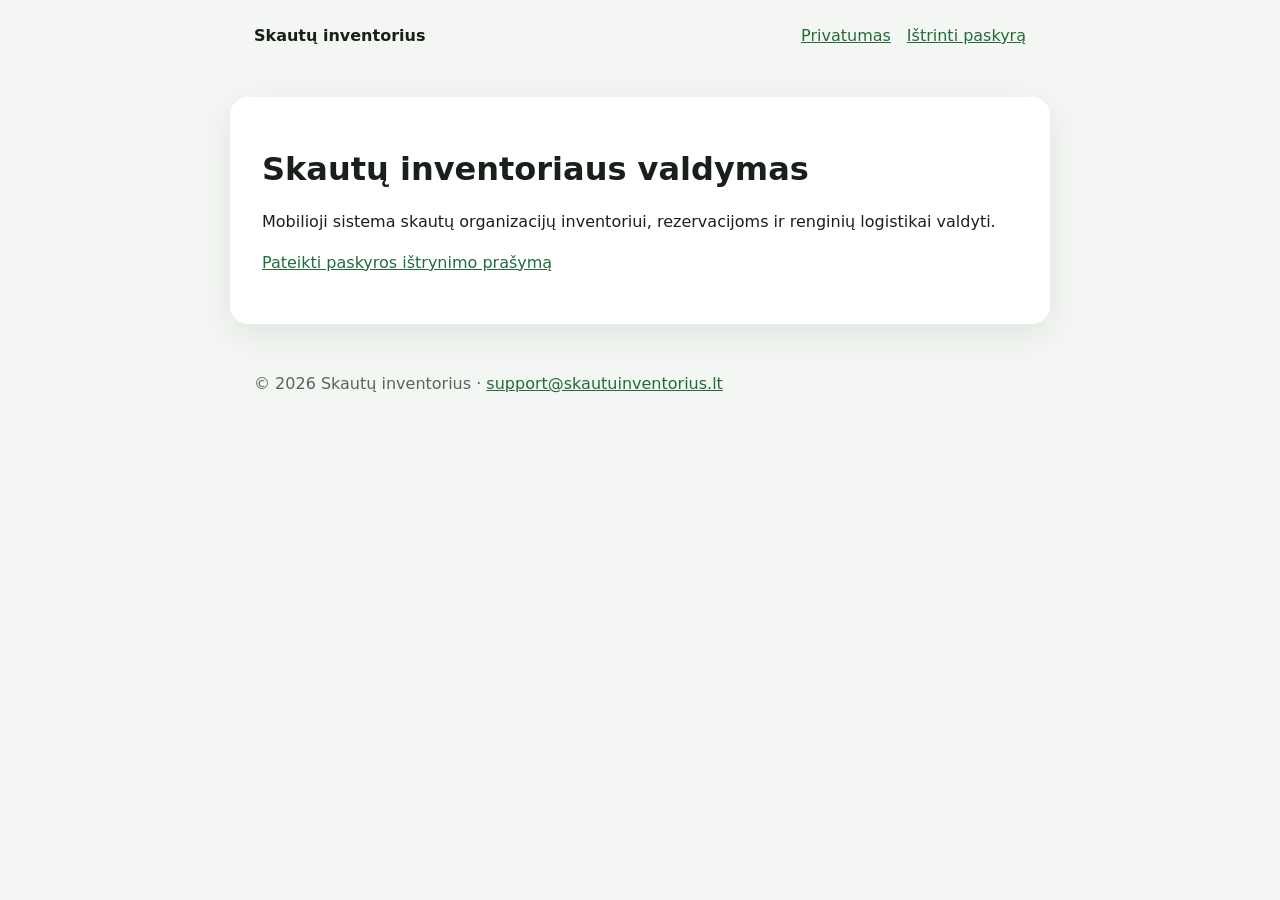
<file: src/main/resources/static/index.html>
<!doctype html>
<html lang="lt"><head><meta charset="utf-8"><meta name="viewport" content="width=device-width,initial-scale=1">
<title>Skautų inventorius</title><link rel="stylesheet" href="styles.css"></head>
<body><header><strong>Skautų inventorius</strong><nav><a href="privacy.html">Privatumas</a><a href="delete-account.html">Ištrinti paskyrą</a></nav></header>
<main><h1>Skautų inventoriaus valdymas</h1>
<p>Mobilioji sistema skautų organizacijų inventoriui, rezervacijoms ir renginių logistikai valdyti.</p>
<p><a href="delete-account.html">Pateikti paskyros ištrynimo prašymą</a></p></main>
<footer class="muted">© 2026 Skautų inventorius · <a href="mailto:support@skautuinventorius.lt">support@skautuinventorius.lt</a></footer></body></html>
</file>
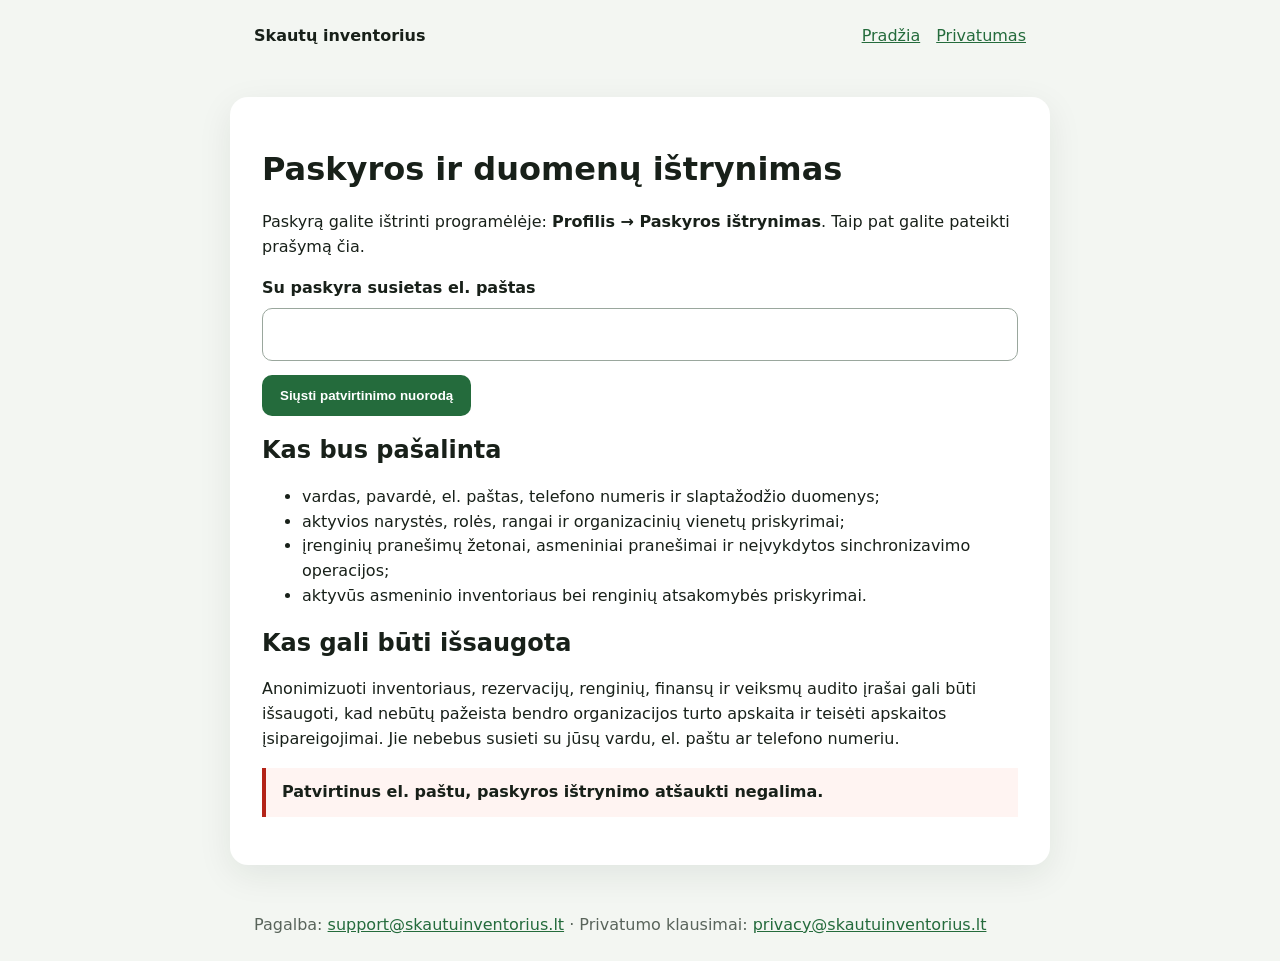
<file: src/main/resources/static/delete-account.html>
<!doctype html>
<html lang="lt"><head><meta charset="utf-8"><meta name="viewport" content="width=device-width,initial-scale=1">
<title>Paskyros ištrynimas – Skautų inventorius</title><link rel="stylesheet" href="styles.css"></head>
<body><header><strong>Skautų inventorius</strong><nav><a href="index.html">Pradžia</a><a href="privacy.html">Privatumas</a></nav></header>
<main><h1>Paskyros ir duomenų ištrynimas</h1>
<p>Paskyrą galite ištrinti programėlėje: <strong>Profilis → Paskyros ištrynimas</strong>. Taip pat galite pateikti prašymą čia.</p>
<form method="post" action="https://skautaibackend-production.up.railway.app/account-deletion/request">
<label for="email">Su paskyra susietas el. paštas</label>
<input id="email" name="email" type="email" autocomplete="email" required>
<button type="submit">Siųsti patvirtinimo nuorodą</button></form>
<h2>Kas bus pašalinta</h2>
<ul><li>vardas, pavardė, el. paštas, telefono numeris ir slaptažodžio duomenys;</li>
<li>aktyvios narystės, rolės, rangai ir organizacinių vienetų priskyrimai;</li>
<li>įrenginių pranešimų žetonai, asmeniniai pranešimai ir neįvykdytos sinchronizavimo operacijos;</li>
<li>aktyvūs asmeninio inventoriaus bei renginių atsakomybės priskyrimai.</li></ul>
<h2>Kas gali būti išsaugota</h2>
<p>Anonimizuoti inventoriaus, rezervacijų, renginių, finansų ir veiksmų audito įrašai gali būti išsaugoti, kad nebūtų pažeista bendro organizacijos turto apskaita ir teisėti apskaitos įsipareigojimai. Jie nebebus susieti su jūsų vardu, el. paštu ar telefono numeriu.</p>
<p class="warning"><strong>Patvirtinus el. paštu, paskyros ištrynimo atšaukti negalima.</strong></p>
</main><footer class="muted">Pagalba: <a href="mailto:support@skautuinventorius.lt">support@skautuinventorius.lt</a> · Privatumo klausimai: <a href="mailto:privacy@skautuinventorius.lt">privacy@skautuinventorius.lt</a></footer></body></html>
</file>
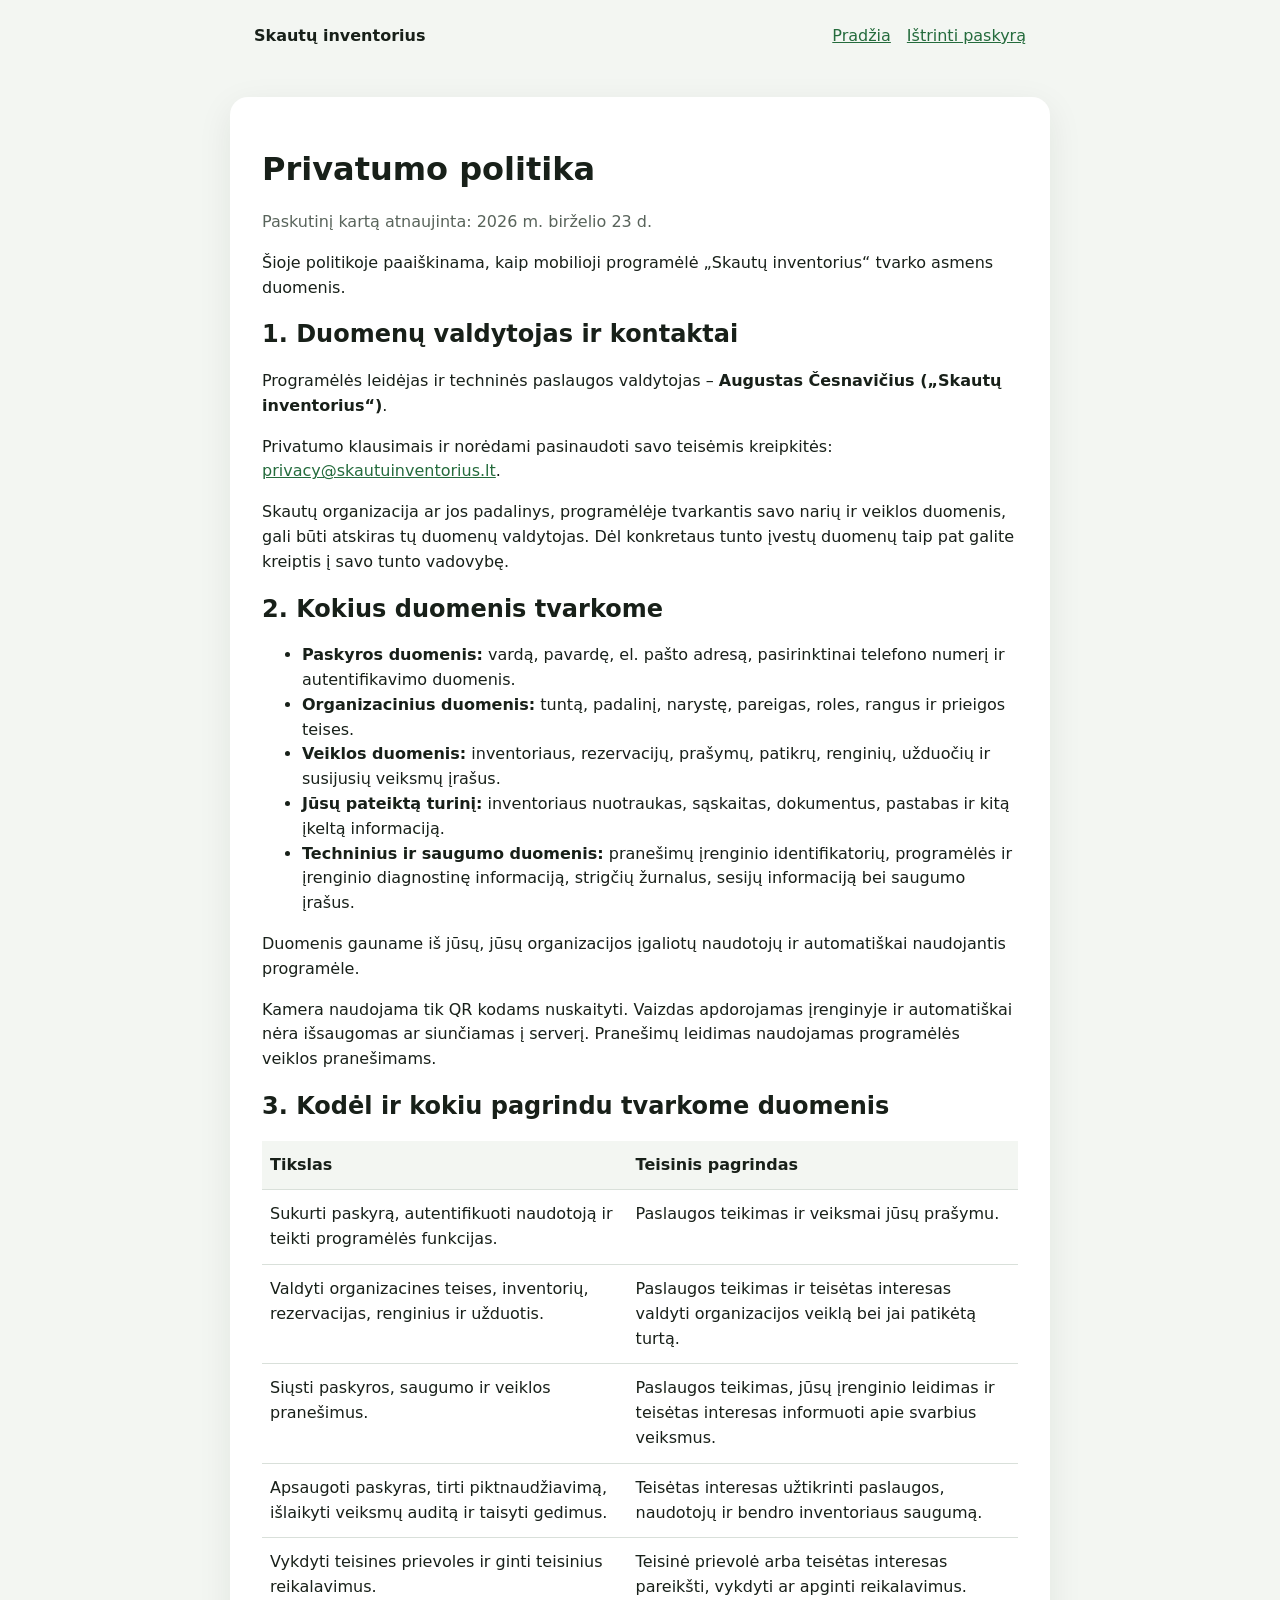
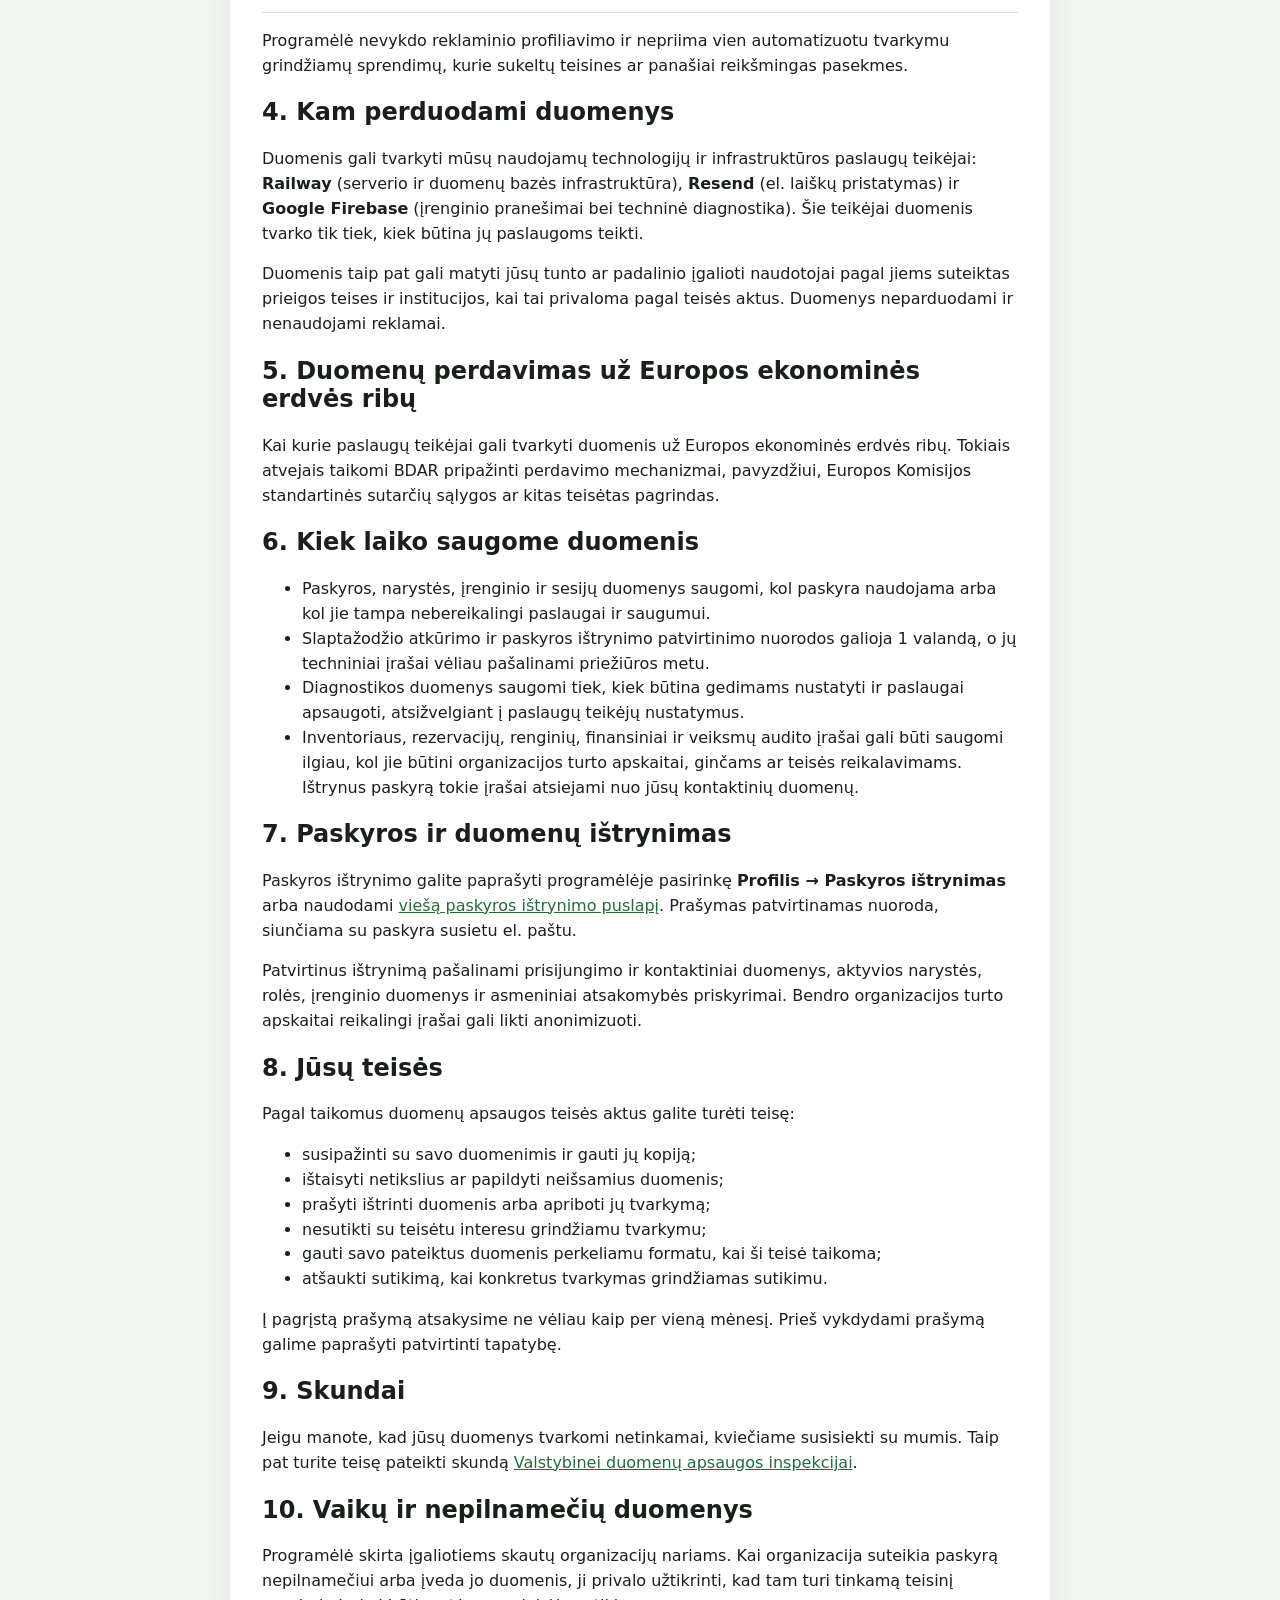
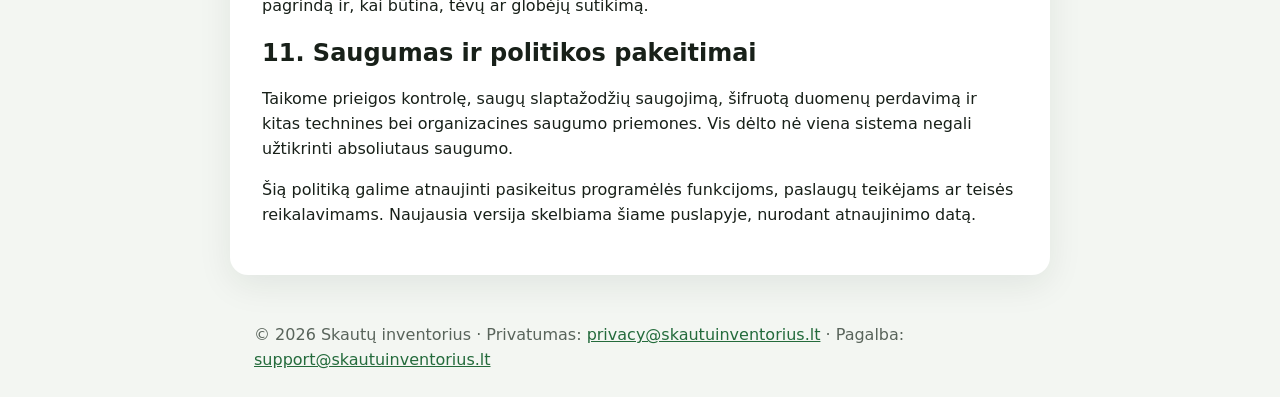
<file: src/main/resources/static/privacy.html>
<!doctype html>
<html lang="lt">
<head>
  <meta charset="utf-8">
  <meta name="viewport" content="width=device-width,initial-scale=1">
  <title>Privatumo politika – Skautų inventorius</title>
  <link rel="stylesheet" href="styles.css">
</head>
<body>
<header>
  <strong>Skautų inventorius</strong>
  <nav><a href="index.html">Pradžia</a><a href="delete-account.html">Ištrinti paskyrą</a></nav>
</header>
<main>
  <h1>Privatumo politika</h1>
  <p class="muted">Paskutinį kartą atnaujinta: 2026 m. birželio 23 d.</p>

  <p>Šioje politikoje paaiškinama, kaip mobilioji programėlė „Skautų inventorius“ tvarko asmens duomenis.</p>

  <h2>1. Duomenų valdytojas ir kontaktai</h2>
  <p>Programėlės leidėjas ir techninės paslaugos valdytojas – <strong>Augustas Česnavičius („Skautų inventorius“)</strong>.</p>
  <p>Privatumo klausimais ir norėdami pasinaudoti savo teisėmis kreipkitės:
    <a href="mailto:privacy@skautuinventorius.lt">privacy@skautuinventorius.lt</a>.
  </p>
  <p>Skautų organizacija ar jos padalinys, programėlėje tvarkantis savo narių ir veiklos duomenis, gali būti atskiras tų duomenų valdytojas. Dėl konkretaus tunto įvestų duomenų taip pat galite kreiptis į savo tunto vadovybę.</p>

  <h2>2. Kokius duomenis tvarkome</h2>
  <ul>
    <li><strong>Paskyros duomenis:</strong> vardą, pavardę, el. pašto adresą, pasirinktinai telefono numerį ir autentifikavimo duomenis.</li>
    <li><strong>Organizacinius duomenis:</strong> tuntą, padalinį, narystę, pareigas, roles, rangus ir prieigos teises.</li>
    <li><strong>Veiklos duomenis:</strong> inventoriaus, rezervacijų, prašymų, patikrų, renginių, užduočių ir susijusių veiksmų įrašus.</li>
    <li><strong>Jūsų pateiktą turinį:</strong> inventoriaus nuotraukas, sąskaitas, dokumentus, pastabas ir kitą įkeltą informaciją.</li>
    <li><strong>Techninius ir saugumo duomenis:</strong> pranešimų įrenginio identifikatorių, programėlės ir įrenginio diagnostinę informaciją, strigčių žurnalus, sesijų informaciją bei saugumo įrašus.</li>
  </ul>
  <p>Duomenis gauname iš jūsų, jūsų organizacijos įgaliotų naudotojų ir automatiškai naudojantis programėle.</p>
  <p>Kamera naudojama tik QR kodams nuskaityti. Vaizdas apdorojamas įrenginyje ir automatiškai nėra išsaugomas ar siunčiamas į serverį. Pranešimų leidimas naudojamas programėlės veiklos pranešimams.</p>

  <h2>3. Kodėl ir kokiu pagrindu tvarkome duomenis</h2>
  <table>
    <thead><tr><th>Tikslas</th><th>Teisinis pagrindas</th></tr></thead>
    <tbody>
      <tr><td>Sukurti paskyrą, autentifikuoti naudotoją ir teikti programėlės funkcijas.</td><td>Paslaugos teikimas ir veiksmai jūsų prašymu.</td></tr>
      <tr><td>Valdyti organizacines teises, inventorių, rezervacijas, renginius ir užduotis.</td><td>Paslaugos teikimas ir teisėtas interesas valdyti organizacijos veiklą bei jai patikėtą turtą.</td></tr>
      <tr><td>Siųsti paskyros, saugumo ir veiklos pranešimus.</td><td>Paslaugos teikimas, jūsų įrenginio leidimas ir teisėtas interesas informuoti apie svarbius veiksmus.</td></tr>
      <tr><td>Apsaugoti paskyras, tirti piktnaudžiavimą, išlaikyti veiksmų auditą ir taisyti gedimus.</td><td>Teisėtas interesas užtikrinti paslaugos, naudotojų ir bendro inventoriaus saugumą.</td></tr>
      <tr><td>Vykdyti teisines prievoles ir ginti teisinius reikalavimus.</td><td>Teisinė prievolė arba teisėtas interesas pareikšti, vykdyti ar apginti reikalavimus.</td></tr>
    </tbody>
  </table>
  <p>Programėlė nevykdo reklaminio profiliavimo ir nepriima vien automatizuotu tvarkymu grindžiamų sprendimų, kurie sukeltų teisines ar panašiai reikšmingas pasekmes.</p>

  <h2>4. Kam perduodami duomenys</h2>
  <p>Duomenis gali tvarkyti mūsų naudojamų technologijų ir infrastruktūros paslaugų teikėjai: <strong>Railway</strong> (serverio ir duomenų bazės infrastruktūra), <strong>Resend</strong> (el. laiškų pristatymas) ir <strong>Google Firebase</strong> (įrenginio pranešimai bei techninė diagnostika). Šie teikėjai duomenis tvarko tik tiek, kiek būtina jų paslaugoms teikti.</p>
  <p>Duomenis taip pat gali matyti jūsų tunto ar padalinio įgalioti naudotojai pagal jiems suteiktas prieigos teises ir institucijos, kai tai privaloma pagal teisės aktus. Duomenys neparduodami ir nenaudojami reklamai.</p>

  <h2>5. Duomenų perdavimas už Europos ekonominės erdvės ribų</h2>
  <p>Kai kurie paslaugų teikėjai gali tvarkyti duomenis už Europos ekonominės erdvės ribų. Tokiais atvejais taikomi BDAR pripažinti perdavimo mechanizmai, pavyzdžiui, Europos Komisijos standartinės sutarčių sąlygos ar kitas teisėtas pagrindas.</p>

  <h2>6. Kiek laiko saugome duomenis</h2>
  <ul>
    <li>Paskyros, narystės, įrenginio ir sesijų duomenys saugomi, kol paskyra naudojama arba kol jie tampa nebereikalingi paslaugai ir saugumui.</li>
    <li>Slaptažodžio atkūrimo ir paskyros ištrynimo patvirtinimo nuorodos galioja 1 valandą, o jų techniniai įrašai vėliau pašalinami priežiūros metu.</li>
    <li>Diagnostikos duomenys saugomi tiek, kiek būtina gedimams nustatyti ir paslaugai apsaugoti, atsižvelgiant į paslaugų teikėjų nustatymus.</li>
    <li>Inventoriaus, rezervacijų, renginių, finansiniai ir veiksmų audito įrašai gali būti saugomi ilgiau, kol jie būtini organizacijos turto apskaitai, ginčams ar teisės reikalavimams. Ištrynus paskyrą tokie įrašai atsiejami nuo jūsų kontaktinių duomenų.</li>
  </ul>

  <h2>7. Paskyros ir duomenų ištrynimas</h2>
  <p>Paskyros ištrynimo galite paprašyti programėlėje pasirinkę <strong>Profilis → Paskyros ištrynimas</strong> arba naudodami
    <a href="delete-account.html">viešą paskyros ištrynimo puslapį</a>. Prašymas patvirtinamas nuoroda, siunčiama su paskyra susietu el. paštu.
  </p>
  <p>Patvirtinus ištrynimą pašalinami prisijungimo ir kontaktiniai duomenys, aktyvios narystės, rolės, įrenginio duomenys ir asmeniniai atsakomybės priskyrimai. Bendro organizacijos turto apskaitai reikalingi įrašai gali likti anonimizuoti.</p>

  <h2>8. Jūsų teisės</h2>
  <p>Pagal taikomus duomenų apsaugos teisės aktus galite turėti teisę:</p>
  <ul>
    <li>susipažinti su savo duomenimis ir gauti jų kopiją;</li>
    <li>ištaisyti netikslius ar papildyti neišsamius duomenis;</li>
    <li>prašyti ištrinti duomenis arba apriboti jų tvarkymą;</li>
    <li>nesutikti su teisėtu interesu grindžiamu tvarkymu;</li>
    <li>gauti savo pateiktus duomenis perkeliamu formatu, kai ši teisė taikoma;</li>
    <li>atšaukti sutikimą, kai konkretus tvarkymas grindžiamas sutikimu.</li>
  </ul>
  <p>Į pagrįstą prašymą atsakysime ne vėliau kaip per vieną mėnesį. Prieš vykdydami prašymą galime paprašyti patvirtinti tapatybę.</p>

  <h2>9. Skundai</h2>
  <p>Jeigu manote, kad jūsų duomenys tvarkomi netinkamai, kviečiame susisiekti su mumis. Taip pat turite teisę pateikti skundą
    <a href="https://vdai.lrv.lt/" rel="noopener noreferrer">Valstybinei duomenų apsaugos inspekcijai</a>.
  </p>

  <h2>10. Vaikų ir nepilnamečių duomenys</h2>
  <p>Programėlė skirta įgaliotiems skautų organizacijų nariams. Kai organizacija suteikia paskyrą nepilnamečiui arba įveda jo duomenis, ji privalo užtikrinti, kad tam turi tinkamą teisinį pagrindą ir, kai būtina, tėvų ar globėjų sutikimą.</p>

  <h2>11. Saugumas ir politikos pakeitimai</h2>
  <p>Taikome prieigos kontrolę, saugų slaptažodžių saugojimą, šifruotą duomenų perdavimą ir kitas technines bei organizacines saugumo priemones. Vis dėlto nė viena sistema negali užtikrinti absoliutaus saugumo.</p>
  <p>Šią politiką galime atnaujinti pasikeitus programėlės funkcijoms, paslaugų teikėjams ar teisės reikalavimams. Naujausia versija skelbiama šiame puslapyje, nurodant atnaujinimo datą.</p>
</main>
<footer class="muted">© 2026 Skautų inventorius · Privatumas: <a href="mailto:privacy@skautuinventorius.lt">privacy@skautuinventorius.lt</a> · Pagalba: <a href="mailto:support@skautuinventorius.lt">support@skautuinventorius.lt</a></footer>
</body>
</html>
</file>
<file: src/main/resources/static/styles.css>
:root{font-family:Inter,system-ui,sans-serif;color:#182019;background:#f3f6f2;line-height:1.55}
*{box-sizing:border-box}body{margin:0}header,main,footer{max-width:820px;margin:auto;padding:24px}
header{display:flex;justify-content:space-between;align-items:center;gap:16px}nav a{margin-left:16px}
main{background:#fff;border-radius:18px;box-shadow:0 10px 35px #10201514;margin-top:24px;margin-bottom:24px;padding:32px}
h1,h2{line-height:1.2}a{color:#246b3c}label{display:block;font-weight:700;margin-bottom:8px}
input{width:100%;padding:13px;border:1px solid #9aa79d;border-radius:10px;font:inherit}
button{margin-top:14px;padding:13px 18px;border:0;border-radius:10px;background:#246b3c;color:#fff;font-weight:700;cursor:pointer}
.warning{border-left:4px solid #b42318;padding:12px 16px;background:#fff4f2}.muted{color:#59645b}
table{width:100%;border-collapse:collapse;margin:16px 0}th,td{text-align:left;vertical-align:top;border-bottom:1px solid #d9e0da;padding:12px 8px}th{background:#f3f6f2}
@media(max-width:600px){header{align-items:flex-start;flex-direction:column}nav a{margin:0 14px 0 0}main{border-radius:0;margin:0;padding:24px}}
</file>
